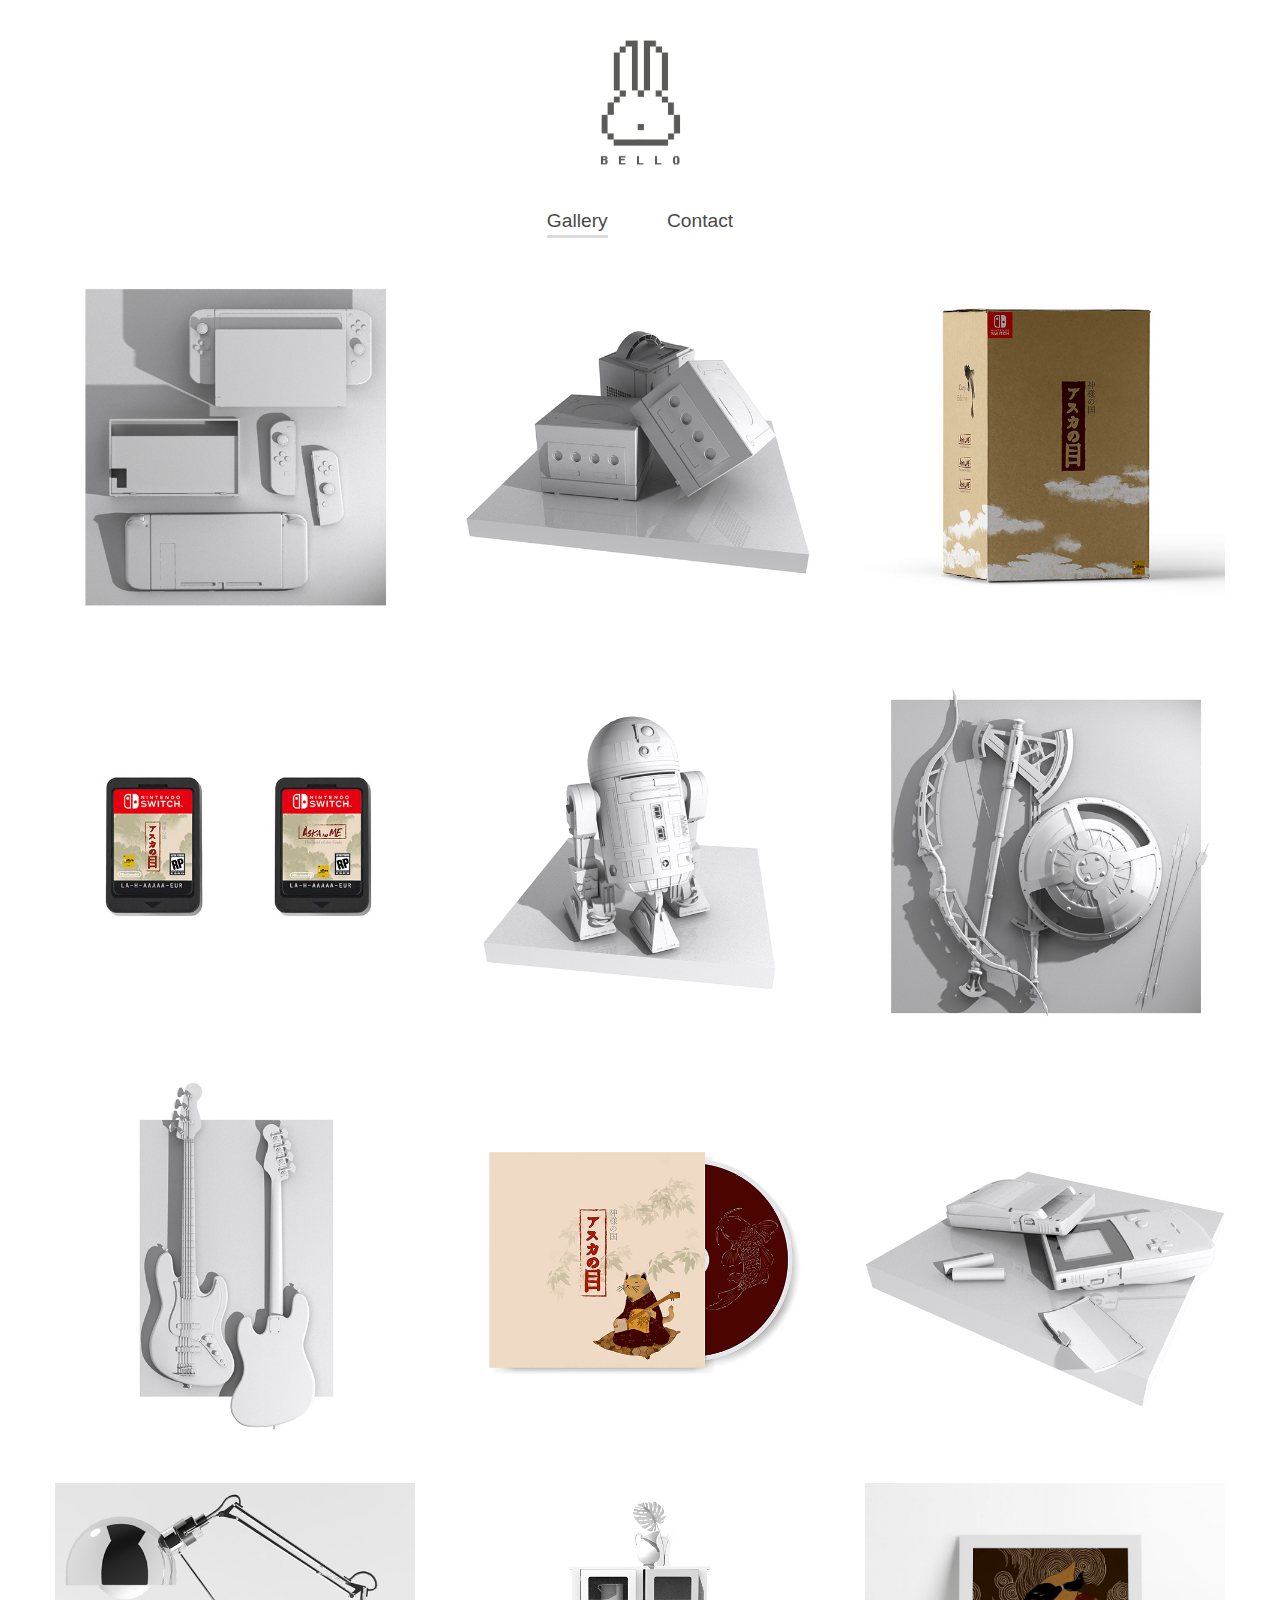
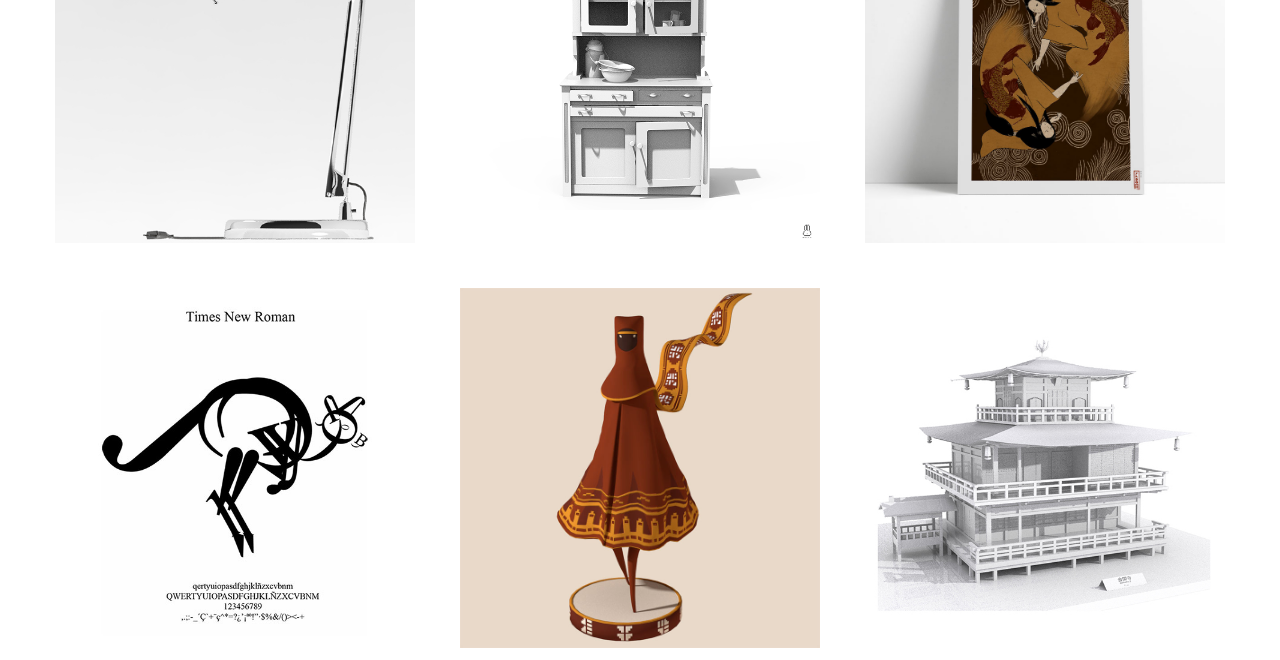
<file: index.html>
<!DOCTYPE html>
<html>

<head>
    <title>Miriam Bello</title>
    <meta charset="UTF-8">
    <link rel="stylesheet" type="text/css" href="index.css" />
    <script defer src="js/view_controller.js"></script>
</head>

<body>

    <div class="header"><img class="header-logo" src="img/res/logo.png"></div>
    <div>
        <div class="nav-bar">
            <label class="botones">
                <input type="radio" name="nav-bar" id="gallery-button" checked>
                <span class="spamm">Gallery</span>
            </label>
            <label class="botones">
                <input type="radio" name="nav-bar" id="contact-button">
                <span class="spamm">Contact</span>
            </label>
        </div>
    </div>

    <div id="content">
        <div id="gallery" class="grid-layout">
            <div>
                <img class="gallery-img" src="img/gallery/render1.jpg"></img>
            </div>
            <div>
                <img class="gallery-img" src="img/gallery/render2.jpg"></img>
            </div>
            <div>
                <img class="gallery-img" src="img/gallery/render19.jpg"></img>
            </div>
            <div>
                <img class="gallery-img" src="img/gallery/render16.jpg"></img>
            </div>
            <div>
                <img class="gallery-img" src="img/gallery/render4.jpg"></img>
            </div>
            <div>
                <img class="gallery-img" src="img/gallery/render14.jpg"></img>
            </div>
            <div>
                <img class="gallery-img" src="img/gallery/render13.jpg"></img>
            </div>
            <div>
                <img class="gallery-img" src="img/gallery/render21.jpg"></img>
            </div>
            <div>
                <img class="gallery-img" src="img/gallery/render15.jpg"></img>
            </div>
            <div>
                <img class="gallery-img" src="img/gallery/render11.jpg"></img>
            </div>
            <div>
                <img class="gallery-img" src="img/gallery/render24.png"></img>
            </div>
            <div>
                <img class="gallery-img" src="img/gallery/render22.jpg"></img>
            </div>
            <div>
                <img class="gallery-img" src="img/gallery/render25.jpg"></img>
            </div>
            <div>
                <img class="gallery-img" src="img/gallery/render23.jpg"></img>
            </div>
            <div>
                <img class="gallery-img" src="img/gallery/render5.jpg"></img>
            </div>
        </div>
    </div>


    <div id="contact-info" >
        
        <div id="form-div">
            <form
                action="https://docs.google.com/forms/u/0/d/e/1FAIpQLSdAR5gT0upgy5Fx9cmNUgFfpCcTHOrJ73X2DFo7vdx28vwUzQ/formResponse"
                target="_self" method="POST" id="contact-form">

                <label> Name*<br><span>
                        <input type="text" name="entry.2005620554"></span>
                </label><br>
                <br>

                <label> Email*<br><span>
                        <input type="email" name="entry.1045781291"></span>
                </label><br>
                <br>

                <label><br><textarea name="entry.839337160" data-initial-value=""></textarea></span>
                </label>

                <br><input type="submit" value="Enviar">

            </form>
        </div>
        
        <br><br><br><div id="social-media-div">
            <div id="instagram-div">
                <a class="instagram-link"href="https://www.instagram.com/bello3d/"></a>
            </div>
            <div id="linkedin-div">
                <a class="linkedin-link" href="https://www.linkedin.com/in/miriam-bello-5a18ba133/"></a>
            </div>
        </div><br>
        <br>
    </div>


</body>

</html>
</file>
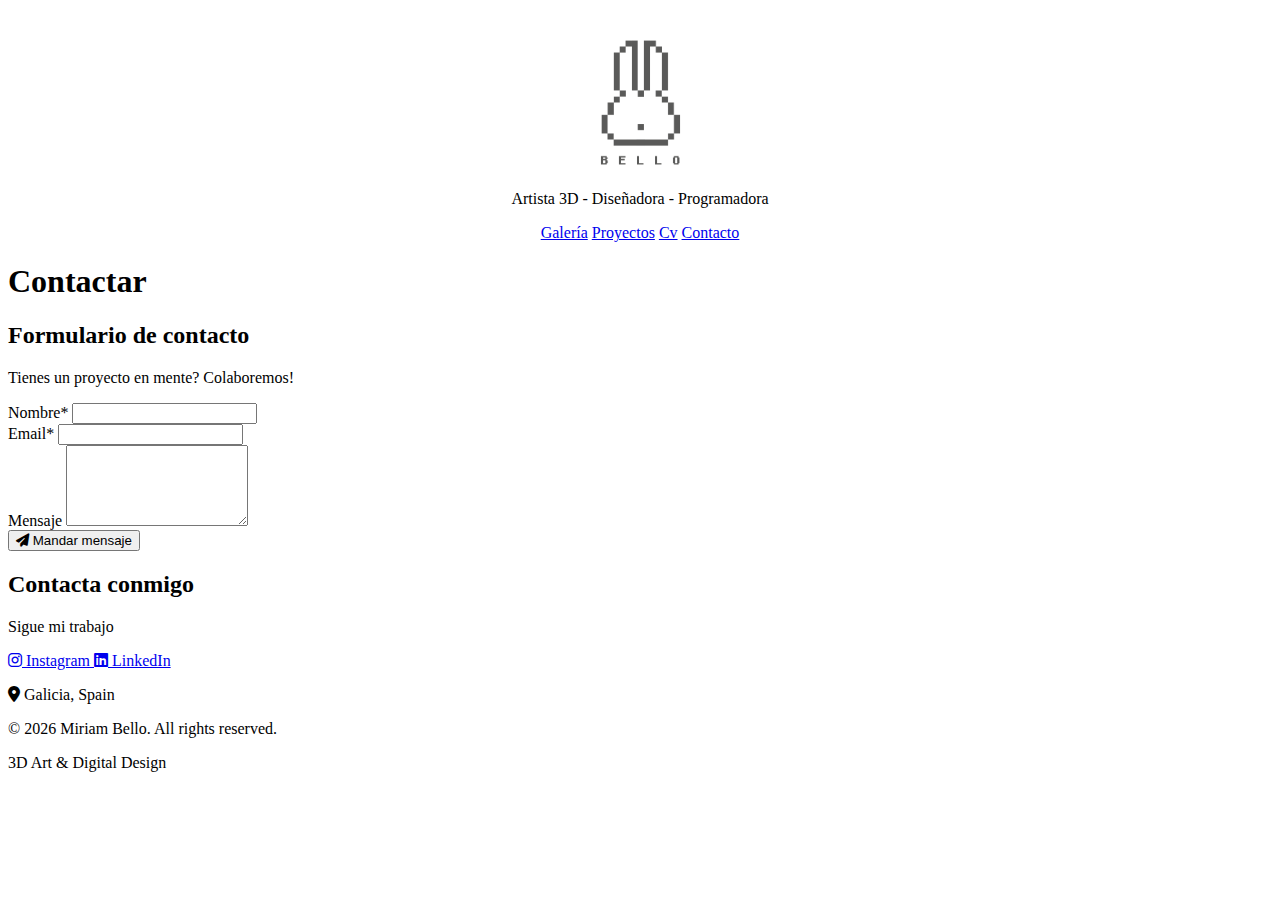
<file: contact.html>
<!DOCTYPE html>
<html lang="es">

<head>
    <title>Miriam Bello - Portfolio 3D</title>
    <meta charset="UTF-8">
    <meta name="viewport" content="width=device-width, initial-scale=1.0">
    <link rel="stylesheet" type="text/css" href="index.css" />
    <script defer src="js/view_controller.js"></script>
    <link rel="stylesheet" href="https://cdnjs.cloudflare.com/ajax/libs/font-awesome/6.4.0/css/all.min.css">
</head>

<body>
    <div class="container">
        <!-- Header con logo y navegación -->
        <header class="header">
            <div class="logo-container">
                <a href="index.html">
                    <img class="header-logo" src="img/res/logo.png" alt="Miriam Bello Logo">
                </a>
            </div>
            <p class="subtitle">Artista 3D - Diseñadora - Programadora</p>
            <!-- Navegación superior -->
            <nav class="top-nav">
                <a href="index.html" class="nav-link">Galería</a>
                <a href="proyectos.html" class="nav-link">Proyectos</a>
                <a href="curriculum.html" class="nav-link">Cv</a>
                <a href="contact.html" class="nav-link">Contacto</a>
            </nav>
        </header>

        <!-- Contenido principal -->
        <main id="content">
            <h1 class="page-title">Contactar</h1>

            <!-- Información de contacto -->
            <div class="contact-container">
                <div class="contact-wrapper">
                    <div class="form-section">
                        <h2 class="section-title">Formulario de contacto </h2>
                        <p class="section-subtitle">Tienes un proyecto en mente? Colaboremos!</p>

                        <div id="form-div">
                            <form
                                action="https://docs.google.com/forms/d/e/1FAIpQLScWes2587h1nNxnaj7wYyhdUnpjW6Brta6Q4GFH1L7DBttzSA/formResponse"
                                target="_self" method="POST" id="contact-form">

                                <div class="form-group">
                                    <label for="name">Nombre*</label>
                                    <input type="text" id="name" name="entry.496129531" required>
                                </div>

                                <div class="form-group">
                                    <label for="email">Email*</label>
                                    <input type="email" id="email" name="entry.2039993207" required>
                                </div>

                                <div class="form-group">
                                    <label for="message">Mensaje</label>
                                    <textarea id="message" name="entry.1483492425" rows="5"></textarea>
                                </div>

                                <button type="submit" class="submit-btn">
                                    <i class="fas fa-paper-plane"></i> Mandar mensaje
                                </button>
                            </form>
                        </div>
                    </div>

                    <div class="social-section">
                        <h2 class="section-title">Contacta conmigo</h2>
                        <p class="section-subtitle">Sigue mi trabajo</p>

                        <div id="social-media-div" class="social-icons">
                            <a class="social-link instagram" href="https://www.instagram.com/bello3d/" target="_blank"
                                aria-label="Instagram">
                                <i class="fab fa-instagram"></i>
                                <span>Instagram</span>
                            </a>
                            <a class="social-link linkedin" href="https://www.linkedin.com/in/miriam-bello-5a18ba133/"
                                target="_blank" aria-label="LinkedIn">
                                <i class="fab fa-linkedin"></i>
                                <span>LinkedIn</span>
                            </a>
                        </div>

                        <div class="contact-info">
                            <p><i class="fas fa-map-marker-alt"></i> Galicia, Spain</p>
                        </div>
                    </div>
                </div>
            </div>
        </main>

        <!-- Footer -->
        <footer class="footer">
            <p>&copy; <span id="current-year"></span> Miriam Bello. All rights reserved.</p>
            <p class="footer-note">3D Art & Digital Design</p>
        </footer>
    </div>

    <script>
        // Año actual en el footer
        document.getElementById('current-year').textContent = new Date().getFullYear();

        // Marcar enlace activo
        document.addEventListener('DOMContentLoaded', function () {
            const currentPage = window.location.pathname.split('/').pop();
            const navLinks = document.querySelectorAll('.nav-link');

            navLinks.forEach(link => {
                if (link.getAttribute('href') === currentPage) {
                    link.classList.add('active');
                } else {
                    link.classList.remove('active');
                }
            });

            // Validación simple del formulario
            const contactForm = document.getElementById('contact-form');
            if (contactForm) {
                contactForm.addEventListener('submit', function (e) {
                    const name = document.getElementById('name').value.trim();
                    const email = document.getElementById('email').value.trim();

                    if (!name || !email) {
                        e.preventDefault();
                        alert('Please fill in all required fields.');
                        return false;
                    }

                    if (!validateEmail(email)) {
                        e.preventDefault();
                        alert('Please enter a valid email address.');
                        return false;
                    }

                    // Si todo está bien, mostrar mensaje de éxito
                    alert('Thank you for your message! I will get back to you soon.');
                });
            }

            function validateEmail(email) {
                const re = /^[^\s@]+@[^\s@]+\.[^\s@]+$/;
                return re.test(email);
            }
        });
    </script>
</body>

</html>
</file>
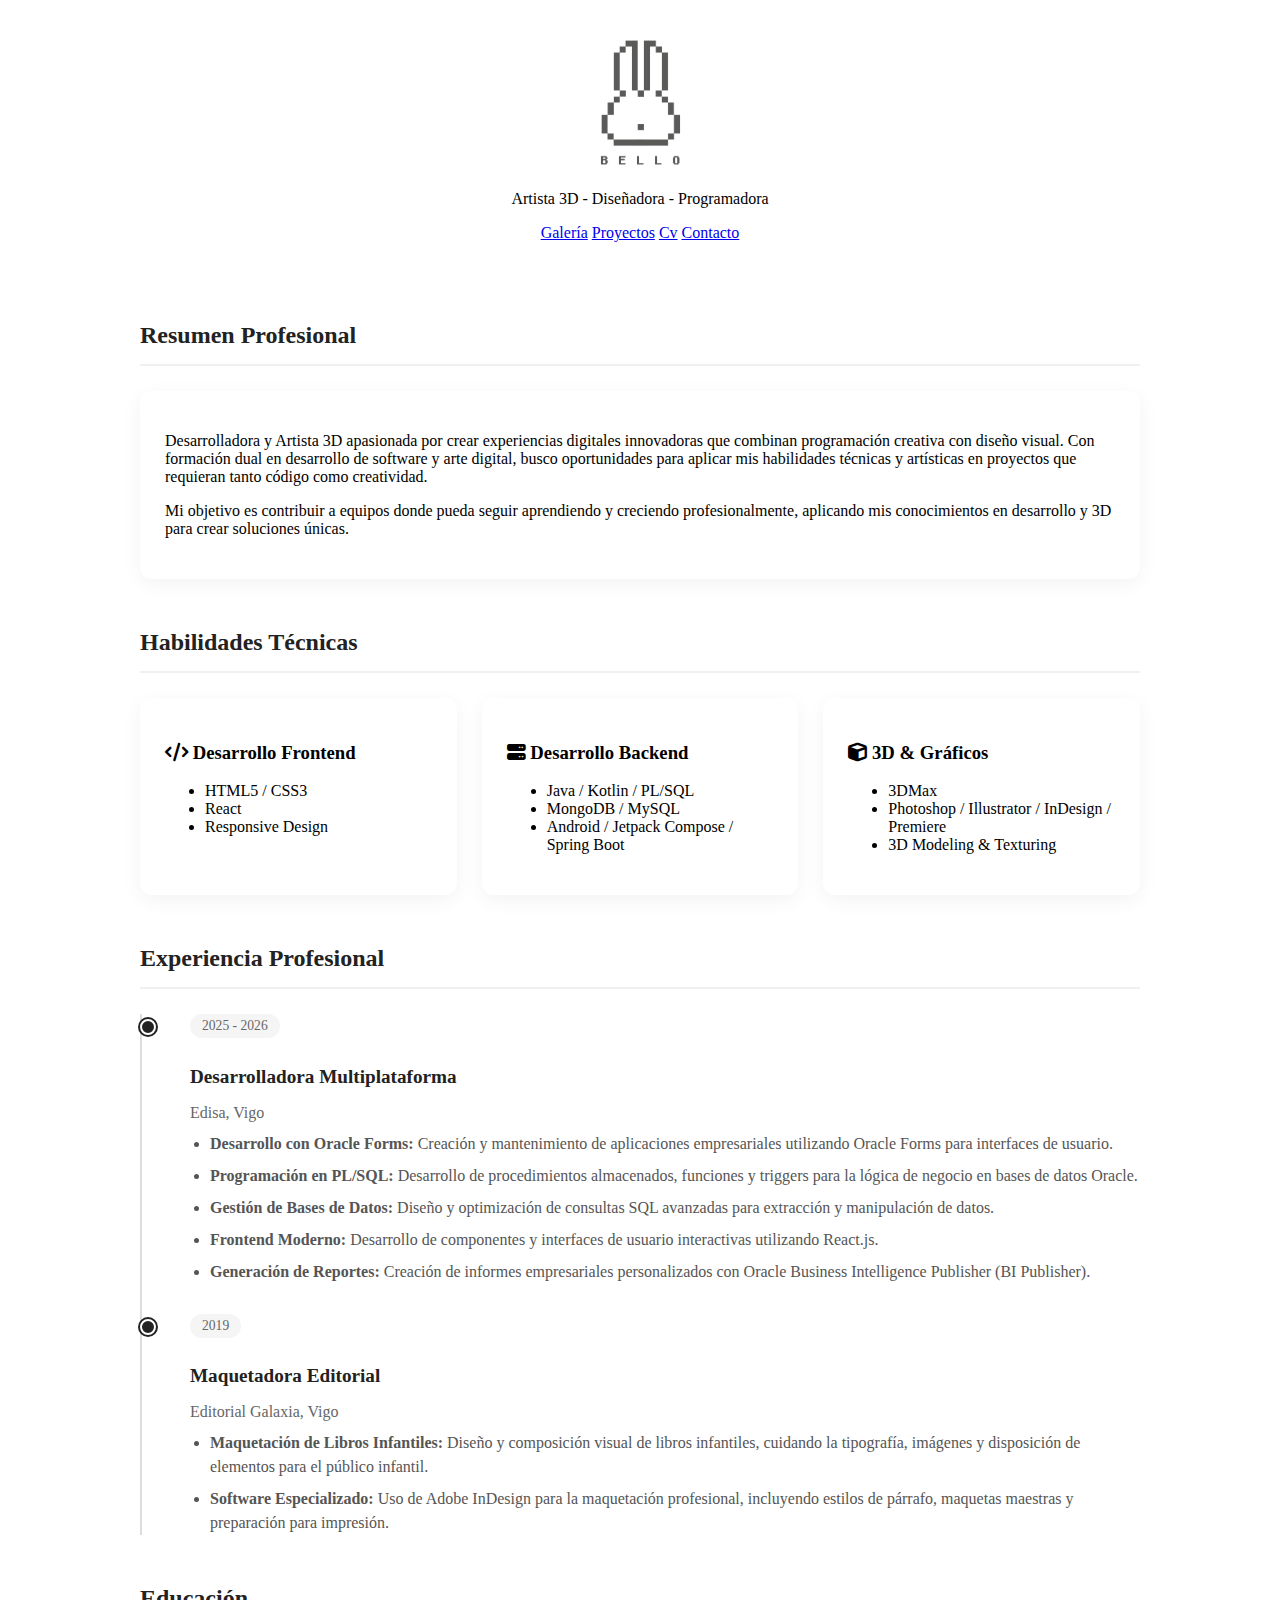
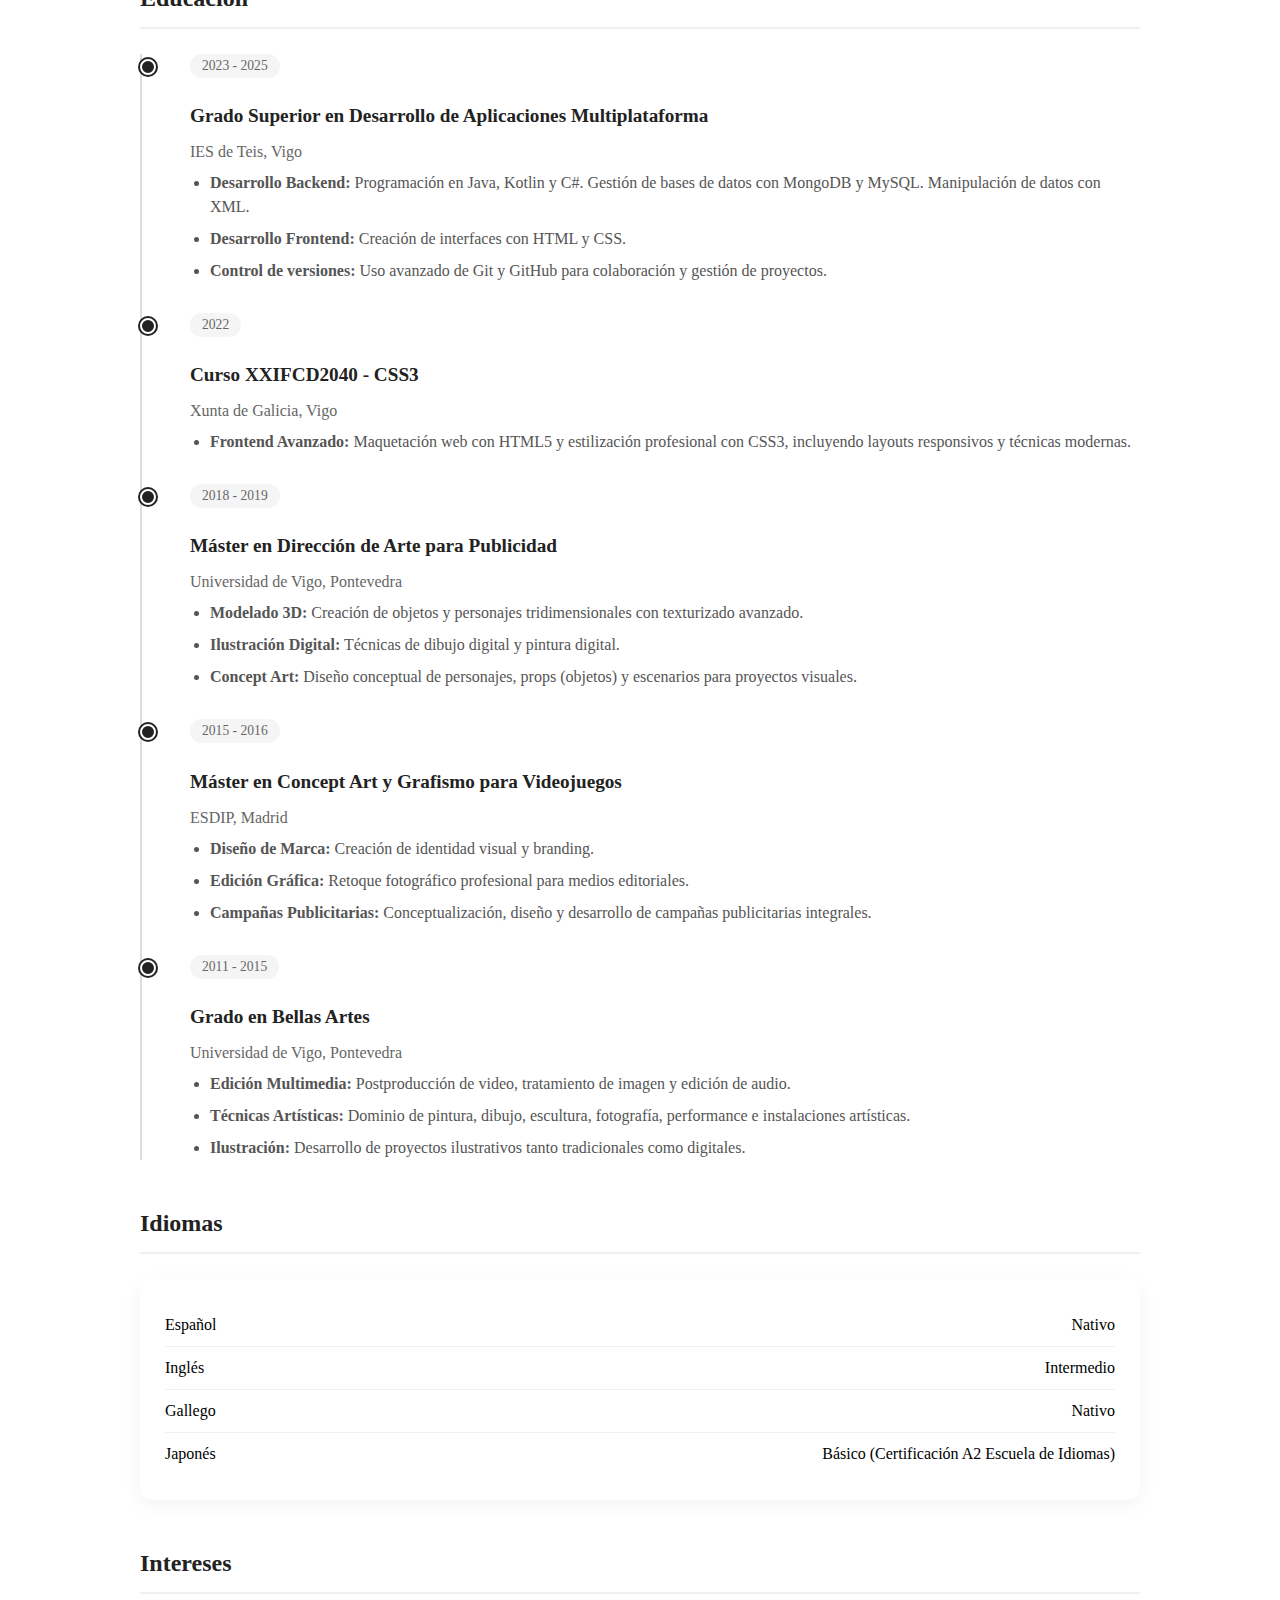
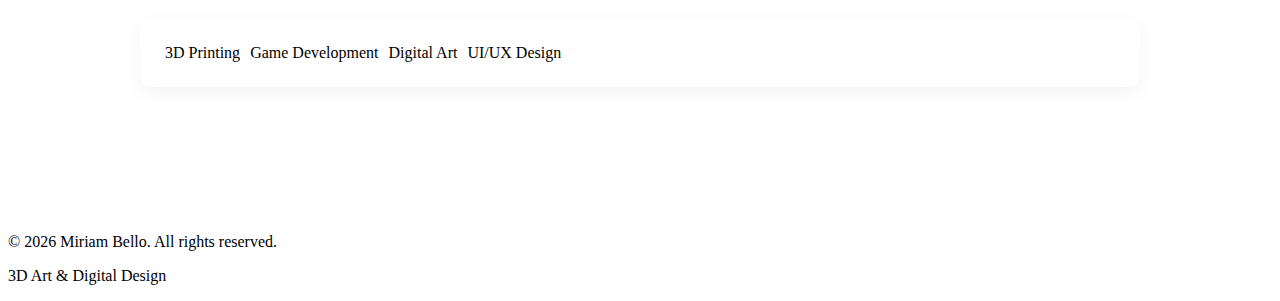
<file: curriculum.html>
<!DOCTYPE html>
<html lang="es">

<head>
    <title>Miriam Bello - Portfolio 3D</title>
    <meta charset="UTF-8">
    <meta name="viewport" content="width=device-width, initial-scale=1.0">
    <link rel="stylesheet" type="text/css" href="index.css" />
    <link rel="stylesheet" type="text/css" href="cv.css" />
    <script defer src="js/view_controller.js"></script>
    <link rel="stylesheet" href="https://cdnjs.cloudflare.com/ajax/libs/font-awesome/6.4.0/css/all.min.css">
</head>

<body>
    <div class="container">
        <!-- Header con logo y navegación -->
        <header class="header">
            <div class="logo-container">
                <a href="index.html">
                    <img class="header-logo" src="img/res/logo.png" alt="Miriam Bello Logo">
                </a>
            </div>
            <p class="subtitle">Artista 3D - Diseñadora - Programadora</p>
            <!-- Navegación superior -->
            <nav class="top-nav">
                <a href="index.html" class="nav-link">Galería</a>
                <a href="proyectos.html" class="nav-link">Proyectos</a>
                <a href="curriculum.html" class="nav-link">Cv</a>
                <a href="contact.html" class="nav-link">Contacto</a>
            </nav>
        </header>

        <!-- Contenido principal -->
        <main id="content">
            <div class="cv-container">
                <div class="cv-container">

                    <!-- Sección: Resumen Profesional -->
                    <div class="cv-section">
                        <div class="section-header">
                            <h2 class="cv-section-title">Resumen Profesional</h2>
                        </div>

                        <div class="skill-category-cv">
                            <p>Desarrolladora y Artista 3D apasionada por crear experiencias digitales
                                innovadoras que combinan programación creativa con diseño visual. Con formación dual en
                                desarrollo de software y arte digital, busco oportunidades para aplicar mis habilidades
                                técnicas y artísticas en proyectos que requieran tanto código como creatividad.</p>

                            <p>Mi objetivo es contribuir a equipos donde pueda seguir aprendiendo y creciendo
                                profesionalmente, aplicando mis conocimientos en desarrollo y 3D para crear
                                soluciones únicas.</p>
                        </div>
                    </div>

                    <!-- Sección: Habilidades Técnicas -->
                    <div class="cv-section">
                        <div class="section-header">
                            <h2 class="cv-section-title">Habilidades Técnicas</h2>
                        </div>

                        <div class="skills-grid-cv">
                            <div class="skill-category-cv">
                                <h3 class="category-title"><i class="fas fa-code"></i> Desarrollo Frontend</h3>
                                <ul class="skills-list">
                                    <li class="skill-item">
                                        <span class="skill-name">HTML5 / CSS3 </span>
                                    </li>
                                    <li class="skill-item">
                                        <span class="skill-name">React</span>
                                    </li>
                                    <li class="skill-item">
                                        <span class="skill-name">Responsive Design</span>
                                    </li>
                                </ul>
                            </div>

                            <div class="skill-category-cv">
                                <h3 class="category-title"><i class="fas fa-server"></i> Desarrollo Backend</h3>
                                <ul class="skills-list">
                                    <li class="skill-item">
                                        <span class="skill-name">Java / Kotlin / PL/SQL </span>
                                    </li>
                                    <li class="skill-item">
                                        <span class="skill-name">MongoDB / MySQL </span>
                                    </li>
                                    <li class="skill-item">
                                        <span class="skill-name">Android / Jetpack Compose / Spring Boot</span>
                                    </li>
                                </ul>
                            </div>

                            <div class="skill-category-cv">
                                <h3 class="category-title"><i class="fas fa-cube"></i> 3D & Gráficos</h3>
                                <ul class="skills-list">
                                    <li class="skill-item">
                                        <span class="skill-name">3DMax</span>
                                    </li>
                                    <li class="skill-item">
                                        <span class="skill-name">Photoshop / Illustrator / InDesign / Premiere</span>
                                    </li>
                                    <li class="skill-item">
                                        <span class="skill-name">3D Modeling & Texturing</span>
                                    </li>
                                </ul>
                            </div>
                        </div>
                    </div>

                    <!-- Sección: Experiencia Laboral -->
                    <div class="cv-section">
                        <div class="section-header">
                            <h2 class="cv-section-title">Experiencia Profesional</h2>
                        </div>

                        <div class="timeline">
                            <div class="timeline-item">
                                <span class="timeline-date">2025 - 2026</span>
                                <h3 class="timeline-title">Desarrolladora Multiplataforma</h3>
                                <p class="timeline-subtitle">Edisa, Vigo</p>
                                <div class="timeline-description">
                                    <ul class="timeline-list">
                                        <li><strong>Desarrollo con Oracle Forms:</strong> Creación y mantenimiento de
                                            aplicaciones empresariales utilizando Oracle Forms para interfaces de
                                            usuario.</li>
                                        <li><strong>Programación en PL/SQL:</strong> Desarrollo de procedimientos
                                            almacenados, funciones y triggers para la lógica de negocio en bases de
                                            datos Oracle.</li>
                                        <li><strong>Gestión de Bases de Datos:</strong> Diseño y optimización de
                                            consultas SQL avanzadas para extracción y manipulación de datos.</li>
                                        <li><strong>Frontend Moderno:</strong> Desarrollo de componentes y interfaces de
                                            usuario interactivas utilizando React.js.</li>
                                        <li><strong>Generación de Reportes:</strong> Creación de informes empresariales
                                            personalizados con Oracle Business Intelligence Publisher (BI Publisher).
                                        </li>
                                    </ul>
                                </div>
                            </div>

                            <div class="timeline-item">
                                <span class="timeline-date">2019</span>
                                <h3 class="timeline-title">Maquetadora Editorial</h3>
                                <p class="timeline-subtitle">Editorial Galaxia, Vigo</p>
                                <div class="timeline-description">
                                    <ul class="timeline-list">
                                        <li><strong>Maquetación de Libros Infantiles:</strong> Diseño y composición
                                            visual de libros infantiles, cuidando la tipografía, imágenes y disposición
                                            de elementos para el público infantil.</li>
                                        <li><strong>Software Especializado:</strong> Uso de Adobe InDesign para la
                                            maquetación profesional, incluyendo estilos de párrafo, maquetas maestras y
                                            preparación para impresión.</li>
                                    </ul>
                                </div>
                            </div>
                        </div>
                    </div>

                    <!-- Sección: Educación -->
                    <div class="cv-section">
                        <div class="section-header">
                            <h2 class="cv-section-title">Educación</h2>
                        </div>

                        <div class="timeline">
                            <div class="timeline-item">
                                <span class="timeline-date">2023 - 2025</span>
                                <h3 class="timeline-title">Grado Superior en Desarrollo de Aplicaciones Multiplataforma
                                </h3>
                                <p class="timeline-subtitle">IES de Teis, Vigo</p>
                                <div class="timeline-description">
                                    <ul class="timeline-list">
                                        <li><strong>Desarrollo Backend:</strong> Programación en Java, Kotlin y C#.
                                            Gestión de bases de datos con MongoDB y MySQL. Manipulación de datos con
                                            XML.</li>
                                        <li><strong>Desarrollo Frontend:</strong> Creación de interfaces con HTML y CSS.
                                        </li>
                                        <li><strong>Control de versiones:</strong> Uso avanzado de Git y GitHub para
                                            colaboración y gestión de proyectos.</li>
                                    </ul>
                                </div>
                            </div>

                            <div class="timeline-item">
                                <span class="timeline-date">2022</span>
                                <h3 class="timeline-title">Curso XXIFCD2040 - CSS3</h3>
                                <p class="timeline-subtitle">Xunta de Galicia, Vigo</p>
                                <div class="timeline-description">
                                    <ul class="timeline-list">
                                        <li><strong>Frontend Avanzado:</strong> Maquetación web con HTML5 y estilización
                                            profesional con CSS3, incluyendo layouts responsivos y técnicas modernas.
                                        </li>
                                    </ul>
                                </div>
                            </div>

                            <div class="timeline-item">
                                <span class="timeline-date">2018 - 2019</span>
                                <h3 class="timeline-title">Máster en Dirección de Arte para Publicidad</h3>
                                <p class="timeline-subtitle">Universidad de Vigo, Pontevedra</p>
                                <div class="timeline-description">
                                    <ul class="timeline-list">
                                        <li><strong>Modelado 3D:</strong> Creación de objetos y personajes
                                            tridimensionales con texturizado avanzado.</li>
                                        <li><strong>Ilustración Digital:</strong> Técnicas de dibujo digital y pintura
                                            digital.</li>
                                        <li><strong>Concept Art:</strong> Diseño conceptual de personajes, props
                                            (objetos) y escenarios para proyectos visuales.</li>
                                    </ul>
                                </div>
                            </div>

                            <div class="timeline-item">
                                <span class="timeline-date">2015 - 2016</span>
                                <h3 class="timeline-title">Máster en Concept Art y Grafismo para Videojuegos</h3>
                                <p class="timeline-subtitle">ESDIP, Madrid</p>
                                <div class="timeline-description">
                                    <ul class="timeline-list">
                                        <li><strong>Diseño de Marca:</strong> Creación de identidad visual y branding.
                                        </li>
                                        <li><strong>Edición Gráfica:</strong> Retoque fotográfico profesional para
                                            medios editoriales.</li>
                                        <li><strong>Campañas Publicitarias:</strong> Conceptualización, diseño y
                                            desarrollo de campañas publicitarias integrales.</li>
                                    </ul>
                                </div>
                            </div>

                            <div class="timeline-item">
                                <span class="timeline-date">2011 - 2015</span>
                                <h3 class="timeline-title">Grado en Bellas Artes</h3>
                                <p class="timeline-subtitle">Universidad de Vigo, Pontevedra</p>
                                <div class="timeline-description">
                                    <ul class="timeline-list">
                                        <li><strong>Edición Multimedia:</strong> Postproducción de video, tratamiento de
                                            imagen y edición de audio.</li>
                                        <li><strong>Técnicas Artísticas:</strong> Dominio de pintura, dibujo, escultura,
                                            fotografía, performance e instalaciones artísticas.</li>
                                        <li><strong>Ilustración:</strong> Desarrollo de proyectos ilustrativos tanto
                                            tradicionales como digitales.</li>
                                    </ul>
                                </div>
                            </div>
                        </div>
                    </div>

                    <!-- Sección: Idiomas -->
                    <div class="cv-section">
                        <div class="section-header">
                            <h2 class="cv-section-title">Idiomas</h2>
                        </div>

                        <div class="skill-category-cv">
                            <div class="language-item">
                                <span>Español</span>
                                <div class="language-level"> Nativo
                                </div>
                            </div>
                            <div class="language-item">
                                <span>Inglés</span>
                                <div class="language-level">Intermedio
                                </div>
                            </div>

                            <div class="language-item">
                                <span>Gallego</span>
                                <div class="language-level">Nativo
                                </div>
                            </div>
                            <div class="language-item">
                                <span>Japonés</span>
                                <div class="language-level">Básico (Certificación A2 Escuela de Idiomas)
                                </div>
                            </div>
                        </div>
                    </div>

                    <!-- Sección: Intereses -->
                    <div class="cv-section">
                        <div class="section-header">
                            <h2 class="cv-section-title">Intereses</h2>
                        </div>

                        <div class="skill-category-cv">
                            <div style="display: flex; flex-wrap: wrap; gap: 10px;">
                                <span class="tech-tag">3D Printing</span>
                                <span class="tech-tag">Game Development</span>
                                <span class="tech-tag">Digital Art</span>
                                <span class="tech-tag">UI/UX Design</span>
                            </div>
                        </div>
                    </div>

                </div>
            </div>
        </main>

        <!-- Footer -->
        <footer class="footer">
            <p>&copy; <span id="current-year"></span> Miriam Bello. All rights reserved.</p>
            <p class="footer-note">3D Art & Digital Design</p>
        </footer>
    </div>

    <script>
        // Año actual en el footer
        document.getElementById('current-year').textContent = new Date().getFullYear();

        // Marcar enlace activo
        document.addEventListener('DOMContentLoaded', function () {
            const currentPage = window.location.pathname.split('/').pop();
            const navLinks = document.querySelectorAll('.nav-link');

            navLinks.forEach(link => {
                if (link.getAttribute('href') === currentPage) {
                    link.classList.add('active');
                } else {
                    link.classList.remove('active');
                }
            });
        });
    </script>
</body>

</html>
</file>
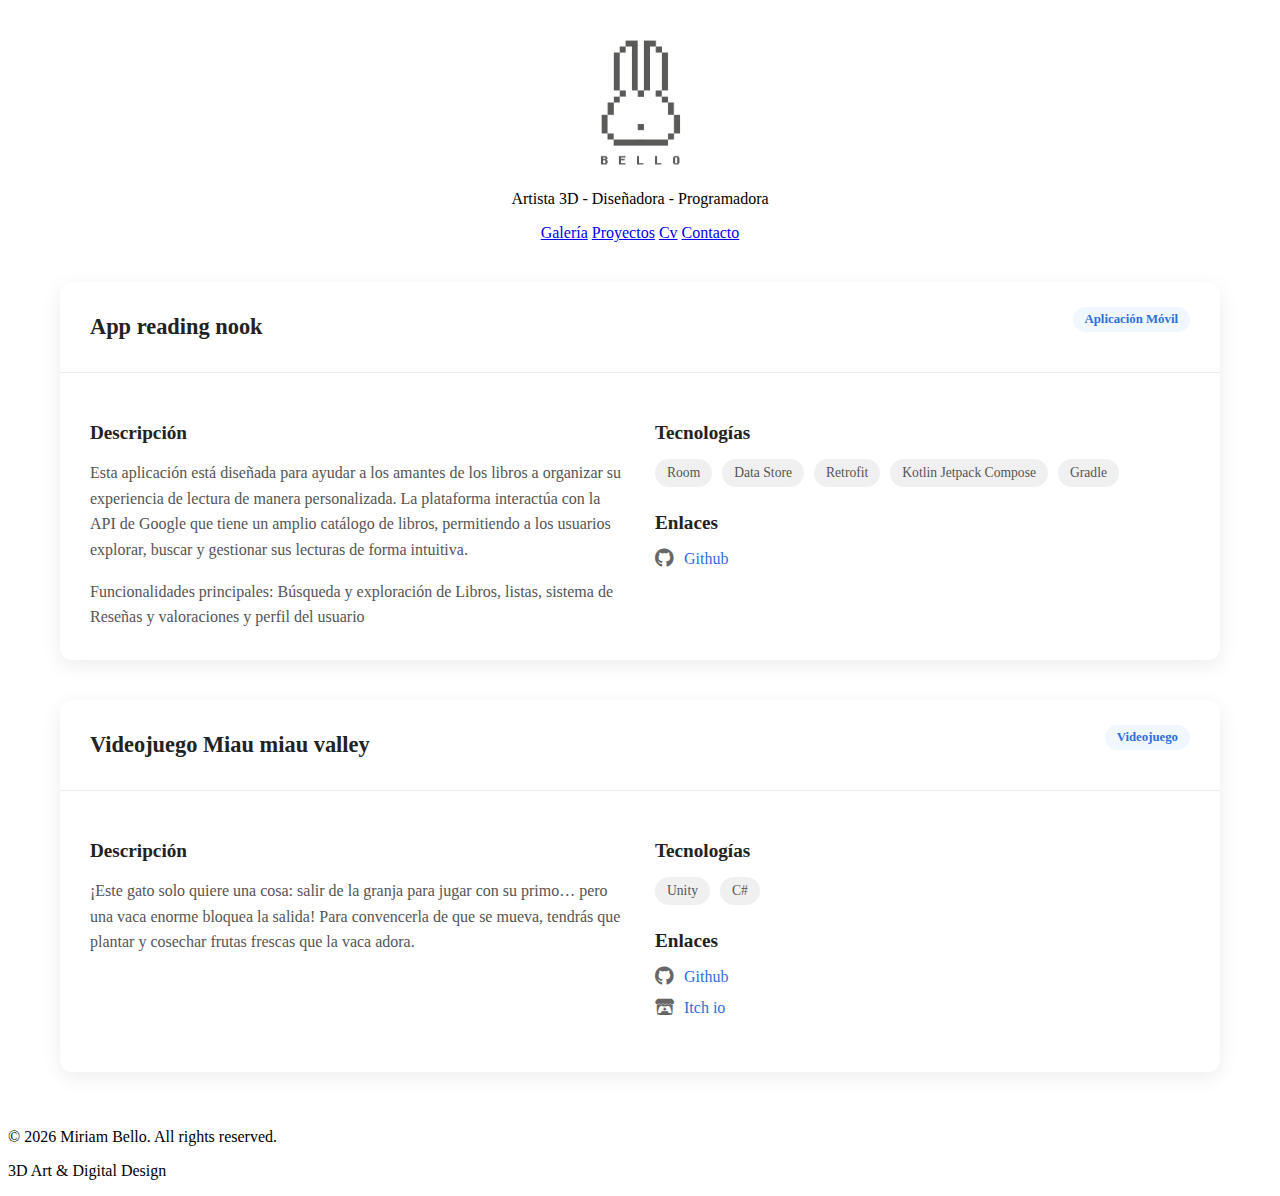
<file: proyectos.html>
<!DOCTYPE html>
<html lang="es">

<head>
    <title>Miriam Bello - Portfolio 3D</title>
    <meta charset="UTF-8">
    <meta name="viewport" content="width=device-width, initial-scale=1.0">
    <link rel="stylesheet" type="text/css" href="index.css" />
    <link rel="stylesheet" type="text/css" href="proyectos.css" />
    <script defer src="js/view_controller.js"></script>
    <link rel="stylesheet" href="https://cdnjs.cloudflare.com/ajax/libs/font-awesome/6.4.0/css/all.min.css">
</head>

<body>
    <div class="container">
        <!-- Header con logo y navegación -->
        <header class="header">
            <div class="logo-container">
                <a href="index.html">
                    <img class="header-logo" src="img/res/logo.png" alt="Miriam Bello Logo">
                </a>
            </div>
            <p class="subtitle">Artista 3D - Diseñadora - Programadora</p>
            <!-- Navegación superior -->
            <nav class="top-nav">
                <a href="index.html" class="nav-link">Galería</a>
                <a href="proyectos.html" class="nav-link">Proyectos</a>
                <a href="curriculum.html" class="nav-link">Cv</a>
                <a href="contact.html" class="nav-link">Contacto</a>
            </nav>
        </header>

        <!-- Contenido principal -->
        <main id="content">
            <div class="cv-container">
                <div class="cv-container">

                    <!-- Proyecto 1-->
                    <article class="project-card">
                        <div class="project-card-header">
                            <h2 class="project-title">App reading nook </h2>
                            <span class="project-category">Aplicación Móvil</span>
                        </div>

                        <div class="project-card-body">
                            <div class="project-description">
                                <h3>Descripción</h3>
                                <p>Esta aplicación está diseñada para ayudar a los amantes de los libros a organizar su
                                    experiencia de lectura de manera personalizada. La plataforma interactúa con la
                                    API de Google que tiene un amplio catálogo de libros, permitiendo a los usuarios explorar,
                                    buscar y gestionar sus lecturas de forma intuitiva.</p>
                                <p>Funcionalidades principales: Búsqueda y exploración de Libros, listas, sistema de
                                    Reseñas y valoraciones y perfil del usuario</p>
                            </div>

                            <div class="project-details">
                                <div class="project-tech">
                                    <h3>Tecnologías</h3>
                                    <div class="tech-list">
                                        <span class="tech-tag">Room</span>
                                        <span class="tech-tag">Data Store</span>
                                        <span class="tech-tag">Retrofit</span>
                                        <span class="tech-tag">Kotlin Jetpack Compose</span>
                                        <span class="tech-tag">Gradle</span>
                                    </div>
                                </div>

                                <div class="project-links">
                                    <h3>Enlaces</h3>
                                    <div class="link-item">
                                        <i class="fab fa-github"></i>
                                        <a href="https://github.com/miriam-bello/book-nook.git" target="_blank">Github</a>
                                    </div>
                                </div>
                            </div>
                        </div>

                        <!-- Proyecto 2-->
                    </article>
                    <article class="project-card">
                        <div class="project-card-header">
                            <h2 class="project-title">Videojuego Miau miau valley</h2>
                            <span class="project-category">Videojuego</span>
                        </div>

                        <div class="project-card-body">
                            <div class="project-description">
                                <h3>Descripción</h3>
                                <p>¡Este gato solo quiere una cosa: salir de la granja para jugar con su primo… pero una
                                    vaca enorme bloquea la salida! Para convencerla de que se mueva, tendrás que plantar
                                    y cosechar frutas frescas que la vaca adora.</p>
                            </div>

                            <div class="project-details">
                                <div class="project-tech">
                                    <h3>Tecnologías</h3>
                                    <div class="tech-list">
                                        <span class="tech-tag">Unity</span>
                                        <span class="tech-tag">C#</span>
                                    </div>
                                </div>

                                <div class="project-links">
                                    <h3>Enlaces</h3>
                                    <div class="link-item">
                                        <i class="fab fa-github"></i>
                                        <a href="https://github.com/miriam-bello/proyectoUnity#"
                                            target="_blank">Github</a>
                                    </div>
                                    <div class="link-item">
                                        <i class="fa-brands fa-itch-io"></i>
                                        <a href="https://miriambellodavila.itch.io/miaumiauvalley" target="_blank">Itch
                                            io</a>
                                    </div>
                                </div>
                            </div>
                        </div>

                    </article>
                </div>
            </div>
        </main>

        <!-- Footer -->
        <footer class="footer">
            <p>&copy; <span id="current-year"></span> Miriam Bello. All rights reserved.</p>
            <p class="footer-note">3D Art & Digital Design</p>
        </footer>
    </div>

    <script>
        // Año actual en el footer
        document.getElementById('current-year').textContent = new Date().getFullYear();

        // Marcar enlace activo
        document.addEventListener('DOMContentLoaded', function () {
            const currentPage = window.location.pathname.split('/').pop();
            const navLinks = document.querySelectorAll('.nav-link');

            navLinks.forEach(link => {
                if (link.getAttribute('href') === currentPage) {
                    link.classList.add('active');
                } else {
                    link.classList.remove('active');
                }
            });
        });
    </script>
</body>

</html>
</file>
<file: index.css>
/**{
    border-width: 1px;
    border-color: rgb(219, 216, 216);
    border-style: solid;
}*/

html {
    overflow-y: scroll;
}

.header{
    text-align: center;
    padding-top: 3vh;
}

.header-logo{
    width: 15vh;
    height: 15vh;
}

.nav-bar{
    text-align: center;
    padding-top: 4vh;
    padding-bottom: 4vh;
}

.nav-bar input{
    position: absolute;
    width: 0;
    height: 0;
    opacity: 0;
}

input:checked + .spamm {
    padding-bottom: 0.4vh;
    color: rgb(73, 73, 73);
    border-bottom: solid gainsboro;
}

.botones{
    font-family: Helvetica;
    font-size: larger;
    padding: 3vh;
    border: none;
    background: none;
    color: rgb(73, 73, 73);
}

.botones:hover{
    color: rgb(202, 200, 200); 
}

.grid-layout{
    display: grid;
    grid-template-columns: 45vh 45vh 45vh;
    grid-template-rows: repeat(2, 45vh 45vh);
    justify-items: center;
    justify-content: center;
}

.gallery-img{
    width: 40vh;
    height: 40vh;
}

#contact-info{
    text-align: center;
    font-family: Helvetica;
    font-size:medium;
    padding: 3vh;
    color: rgb(73, 73, 73);
}

.instagram-link, .linkedin-link{
    background-size: contain;
    width: 4vh;
    height: 4vh;
    display: inline-block;
}

.linkedin-link{
    background-image: url(img/res/linkedin.png);
}

.instagram-link{
    background-image: url(img/res/instagram.png);
}

#form-div, #social-media-div{
    display: inline-block;
}

#instagram-div, #linkedin-div{
display: inline;
}
</file>
<file: cv.css>
/* cv.css - Estilos específicos para la página de CV */

.cv-container {
    max-width: 1000px;
    margin: 0 auto;
    padding: 40px 0;
}

.cv-header {
    text-align: center;
    margin-bottom: 40px;
    padding-bottom: 30px;
    border-bottom: 1px solid #eee;
}

.cv-title {
    font-size: 2.5rem;
    color: #222;
    margin-bottom: 10px;
    font-weight: 600;
    letter-spacing: -0.5px;
}

.cv-subtitle {
    font-size: 1.3rem;
    color: #666;
    margin-bottom: 20px;
    font-weight: 400;
}

.cv-contact-info {
    display: flex;
    justify-content: center;
    flex-wrap: wrap;
    gap: 20px;
    margin-top: 20px;
}

.cv-contact-item {
    display: flex;
    align-items: center;
    gap: 8px;
    color: #555;
    font-size: 0.95rem;
}

.cv-contact-item i {
    color: #888;
    width: 20px;
    text-align: center;
}

.cv-section {
    margin-bottom: 50px;
}

.section-header {
    display: flex;
    align-items: center;
    gap: 15px;
    margin-bottom: 25px;
    padding-bottom: 15px;
    border-bottom: 2px solid #f0f0f0;
}

.section-icon {
    background-color: #222;
    color: white;
    width: 3%;
    height: 30px;
    border-radius: 50%;
    display: flex;
    align-items: center;
    justify-content: center;
    font-size: 1.2rem;
}

.cv-section-title {
    font-size: 1.5rem;
    color: #222;
    font-weight: 600;
    margin: 0;
}

.timeline {
    position: relative;
    padding-left: 30px;
}

.timeline::before {
    content: '';
    position: absolute;
    left: 0;
    top: 0;
    bottom: 0;
    width: 2px;
    background-color: #ddd;
}

.timeline-item {
    position: relative;
    margin-bottom: 30px;
    padding-left: 20px;
}

.timeline-item:last-child {
    margin-bottom: 0;
}

.timeline-item::before {
    content: '';
    position: absolute;
    left: -30px;
    top: 5px;
    width: 12px;
    height: 12px;
    border-radius: 50%;
    background-color: #222;
    border: 2px solid white;
    box-shadow: 0 0 0 2px #222;
}

.timeline-date {
    display: inline-block;
    background-color: #f5f5f5;
    padding: 4px 12px;
    border-radius: 20px;
    font-size: 0.85rem;
    color: #666;
    margin-bottom: 8px;
    font-weight: 500;
}

.timeline-title {
    font-size: 1.2rem;
    color: #222;
    margin-bottom: 5px;
    font-weight: 600;
}

.timeline-subtitle {
    font-size: 1rem;
    color: #666;
    margin-bottom: 10px;
    font-weight: 500;
}

.timeline-description {
    color: #555;
    line-height: 1.6;
}

.timeline-list {
    color: #555;
    margin-top: 10px;
    padding-left: 20px;
}

.timeline-list li {
    margin-bottom: 8px;
    line-height: 1.5;
}

.skills-grid-cv {
    display: grid;
    grid-template-columns: repeat(auto-fill, minmax(300px, 1fr));
    gap: 25px;
}

.skill-category-cv {
    background: white;
    border-radius: 12px;
    padding: 25px;
    box-shadow: 0 5px 20px rgba(0, 0, 0, 0.05);
    transition: transform 0.3s ease, box-shadow 0.3s ease;
}

.skill-category-cv:hover {
    transform: translateY(-5px);
    box-shadow: 0 15px 30px rgba(0, 0, 0, 0.1);
}

.cv-download-btn {
    display: inline-flex;
    align-items: center;
    gap: 10px;
    background-color: #222;
    color: white;
    text-decoration: none;
    padding: 12px 24px;
    border-radius: 6px;
    font-weight: 500;
    transition: all 0.3s ease;
    margin-top: 20px;
}

.cv-download-btn:hover {
    background-color: #000;
    transform: translateY(-2px);
    box-shadow: 0 5px 15px rgba(0, 0, 0, 0.1);
}

.language-item {
    display: flex;
    justify-content: space-between;
    align-items: center;
    padding: 12px 0;
    border-bottom: 1px solid #f0f0f0;
}

.language-item:last-child {
    border-bottom: none;
}

.language-level {
    display: flex;
    gap: 4px;
}

.dot {
    width: 10px;
    height: 10px;
    border-radius: 50%;
    background-color: #ddd;
}

.dot.filled {
    background-color: #222;
}

/* Botón de descarga en el header */
.cv-download-header {
    display: inline-flex;
    align-items: center;
    gap: 8px;
    background-color: #222;
    color: white;
    text-decoration: none;
    padding: 8px 16px;
    border-radius: 4px;
    font-size: 0.9rem;
    font-weight: 500;
    transition: all 0.3s ease;
    margin-top: 15px;
}

.cv-download-header:hover {
    background-color: #000;
    transform: translateY(-2px);
}

/* Responsive para CV */
@media (max-width: 768px) {
    .cv-title {
        font-size: 2rem;
    }
    
    .cv-subtitle {
        font-size: 1.1rem;
    }
    
    .cv-contact-info {
        flex-direction: column;
        align-items: center;
        gap: 10px;
    }
    
    .skills-grid-cv {
        grid-template-columns: 1fr;
    }
    
    .section-header {
        flex-direction: column;
        align-items: flex-start;
        gap: 10px;
    }
    
    .section-icon {
        width: 35px;
        height: 35px;
        font-size: 1rem;
    }
    
    .timeline {
        padding-left: 20px;
    }
    
    .timeline-item::before {
        left: -20px;
    }
}

@media (max-width: 576px) {
    .cv-container {
        padding: 20px 0;
    }
    
    .cv-title {
        font-size: 1.8rem;
    }
    
    .cv-section-title {
        font-size: 1.3rem;
    }
    
    .skill-category-cv {
        padding: 20px;
    }
}

/* Estilos para impresión */
@media print {
    .main-nav, .footer {
        display: none;
    }
    
    .cv-container {
        padding: 20px 0;
    }
    
    .cv-download-btn, .cv-download-header {
        display: none;
    }
    
    body {
        background-color: white;
        font-size: 12pt;
    }
    
    .skill-category-cv {
        box-shadow: none;
        border: 1px solid #eee;
        page-break-inside: avoid;
    }
    
    .cv-section {
        page-break-inside: avoid;
    }
    
    .gallery-item {
        page-break-inside: avoid;
    }
    
    a {
        color: black !important;
        text-decoration: none !important;
    }

   
        
}
</file>
<file: proyectos.css>
.project-card {
    background: white;
    border-radius: 12px;
    overflow: hidden;
    box-shadow: 0 5px 20px rgba(0, 0, 0, 0.08);
    transition: transform 0.4s ease, box-shadow 0.4s ease;
    display: flex;
    flex-direction: column;
    height: 100%;
    margin-bottom: 40px; /* Separación entre tarjetas */
}

.project-card:last-child {
    margin-bottom: 0; /* Elimina margen en la última tarjeta */
}

.project-card:hover {
    transform: translateY(-5px);
    box-shadow: 0 10px 30px rgba(0, 0, 0, 0.12);
}

.project-card-header {
    padding: 25px 30px;
    border-bottom: 1px solid #eee;
    display: flex;
    justify-content: space-between;
    align-items: center;
    flex-wrap: wrap;
    gap: 15px;
}

.project-title {
    font-size: 1.4rem;
    margin: 0;
    color: #222;
    font-weight: 700;
}

.project-category {
    display: inline-block;
    background-color: #f0f7ff;
    color: #2c6fdb;
    padding: 5px 12px;
    border-radius: 20px;
    font-size: 0.8rem;
    font-weight: 600;
    margin-bottom: 15px;
    align-self: flex-start;
}

.project-card-body {
    padding: 30px;
    display: grid;
    grid-template-columns: 1fr 1fr;
    gap: 30px;
}

.project-description h3 {
    font-size: 1.2rem;
    color: #222;
    margin-bottom: 15px;
    font-weight: 600;
}

.project-description p {
    line-height: 1.6;
    color: #555;
    margin-bottom: 15px;
}

.project-description p:last-child {
    margin-bottom: 0;
}

.project-details h3 {
    font-size: 1.2rem;
    color: #222;
    margin-bottom: 15px;
    font-weight: 600;
}

.project-tech {
    margin-bottom: 25px;
}

.tech-list {
    display: flex;
    flex-wrap: wrap;
    gap: 10px;
    margin-top: 10px;
}

.tech-tag {
    background-color: #f0f0f0;
    padding: 6px 12px;
    border-radius: 20px;
    font-size: 0.85rem;
    color: #555;
    transition: background-color 0.3s ease;
}

.tech-tag:hover {
    background-color: #e0e0e0;
}

.project-links {
    margin-bottom: 25px;
}

.link-item {
    display: flex;
    align-items: center;
    gap: 10px;
    margin-bottom: 12px;
    color: #555;
}

.link-item a {
    color: #2c6fdb;
    text-decoration: none;
    transition: color 0.3s ease;
}

.link-item a:hover {
    color: #1a5bc0;
    text-decoration: underline;
}

.link-item i {
    color: #666;
    font-size: 1.2rem;
}



/* Asegura que el contenedor tenga espaciado adecuado */
.cv-container {
    padding: 20px;
    max-width: 1200px;
    margin: 0 auto;
}

/* Responsive - para pantallas pequeñas */
@media (max-width: 768px) {
    .project-card-body {
        grid-template-columns: 1fr;
        gap: 20px;
    }
    
    .project-card-header {
        padding: 20px;
        flex-direction: column;
        align-items: flex-start;
    }
    
    .project-card-body {
        padding: 20px;
    }
    
    .project-title {
        font-size: 1.2rem;
    }
    
    .project-card {
        margin-bottom: 30px;
    }
}

@media (max-width: 480px) {
    .project-card {
        margin-bottom: 25px;
        border-radius: 8px;
    }
    
    .cv-container {
        padding: 15px;
    }
}
</file>
